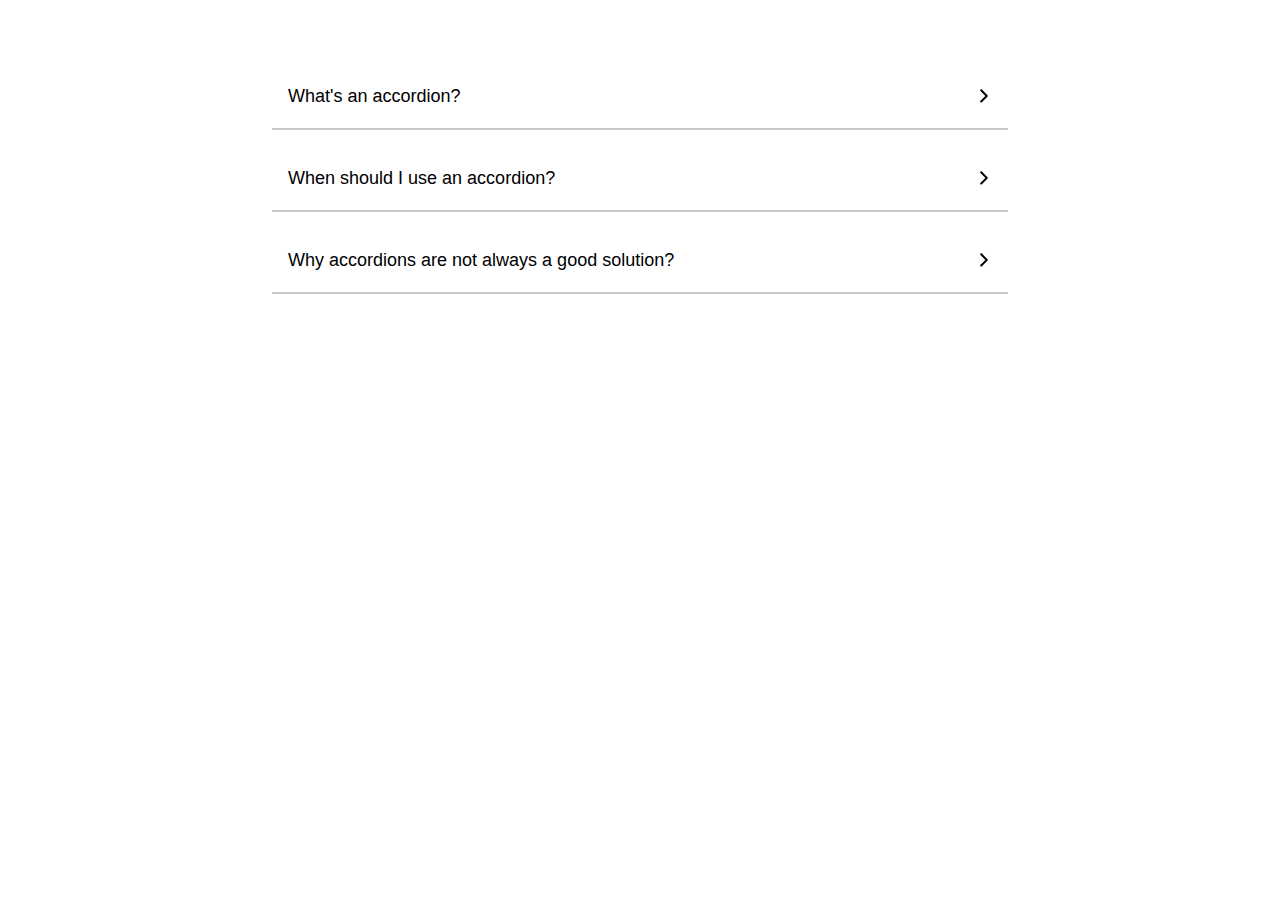
<file: accordion/index.html>
<!DOCTYPE html>
<head>
  <title>Accordion element with plain HTML and CSS – final example</title>
  <meta content="text/html;charset=utf-8" http-equiv="Content-Type" />
  <meta content="utf-8" http-equiv="encoding" />
  <meta name="viewport" content="width=device-width, initial-scale=1" />
  <link rel="stylesheet" href="styles.css" />
</head>
<html>
  <body>
    <details>
      <summary>
        What's an accordion?
        <div class="chevron-icon"></div>
      </summary>
      <div class="content-wrapper">
        <p>
          An accordion is a list of headers that hide or reveal additional
          content when selected/opened. You may see them often on FAQ pages,
          where it makes it easy for users to scan the list of questions without
          getting distracted by answers and a lot of text, and giving them
          control by clicking on the questions that pertain to them.
        </p>
      </div>
    </details>
    <details>
      <summary>
        When should I use an accordion?
        <div class="chevron-icon"></div>
      </summary>
      <div class="content-wrapper">
        <p>
          There are 3 general principles that should be considered when using
          accordions: reducing cognitive load, increasing readability, and
          clarity. Accordions are most appropriate when users will only need a
          few specific pieces of content within a page or if you have only a
          small space to display a lot of content.
        </p>
      </div>
    </details>
    <details>
      <summary>
        Why accordions are not always a good solution?
        <div class="chevron-icon"></div>
      </summary>
      <div class="content-wrapper">
        <p>
          While they can make a web page easier to read, accordions should be
          used in moderation elements to describe situations or deliver
          information clearly. If users need to see most or all of the
          information on a page, it is better to use well-formatted text
          instead.
        </p>
      </div>
    </details>
  </body>
</html>
</file>
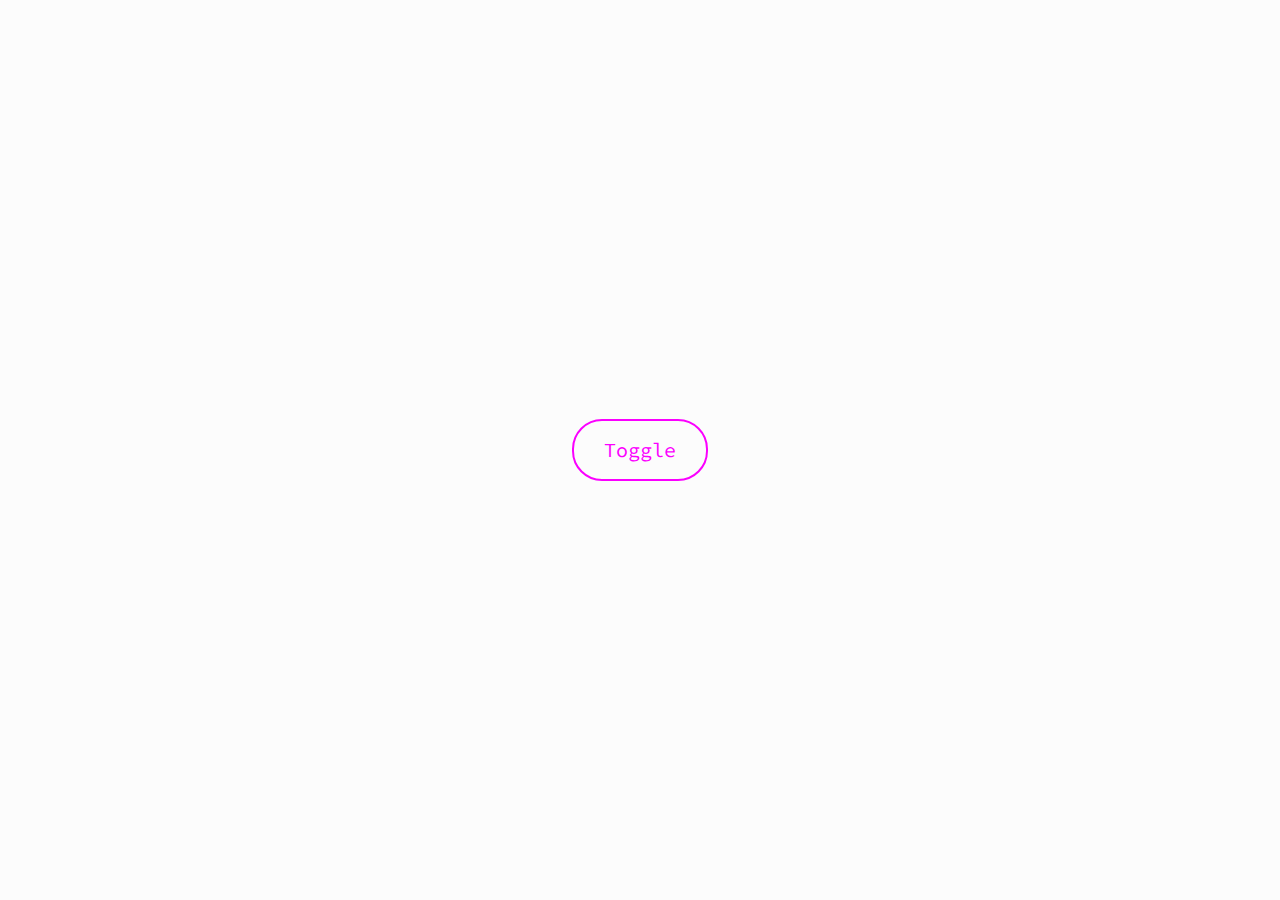
<file: dark-mode-toggle/index.html>
<!DOCTYPE html>
<head>
  <title>Dark Mode Toggle with CSS and JS</title>
  <meta content="text/html;charset=utf-8" http-equiv="Content-Type">
  <meta content="utf-8" http-equiv="encoding">
  <meta name="viewport" content="width=device-width, initial-scale=1">
  <link rel="preconnect" href="https://fonts.gstatic.com">
  <link href="https://fonts.googleapis.com/css2?family=Source+Code+Pro&display=swap" rel="stylesheet">
  <link rel="stylesheet" href="styles.css" />
  <script type="text/javascript" async defer src="main.js"></script>
</head>
<html>
  <body>
    <button class="toggle">Toggle</button>
  </body>
</html>
</file>
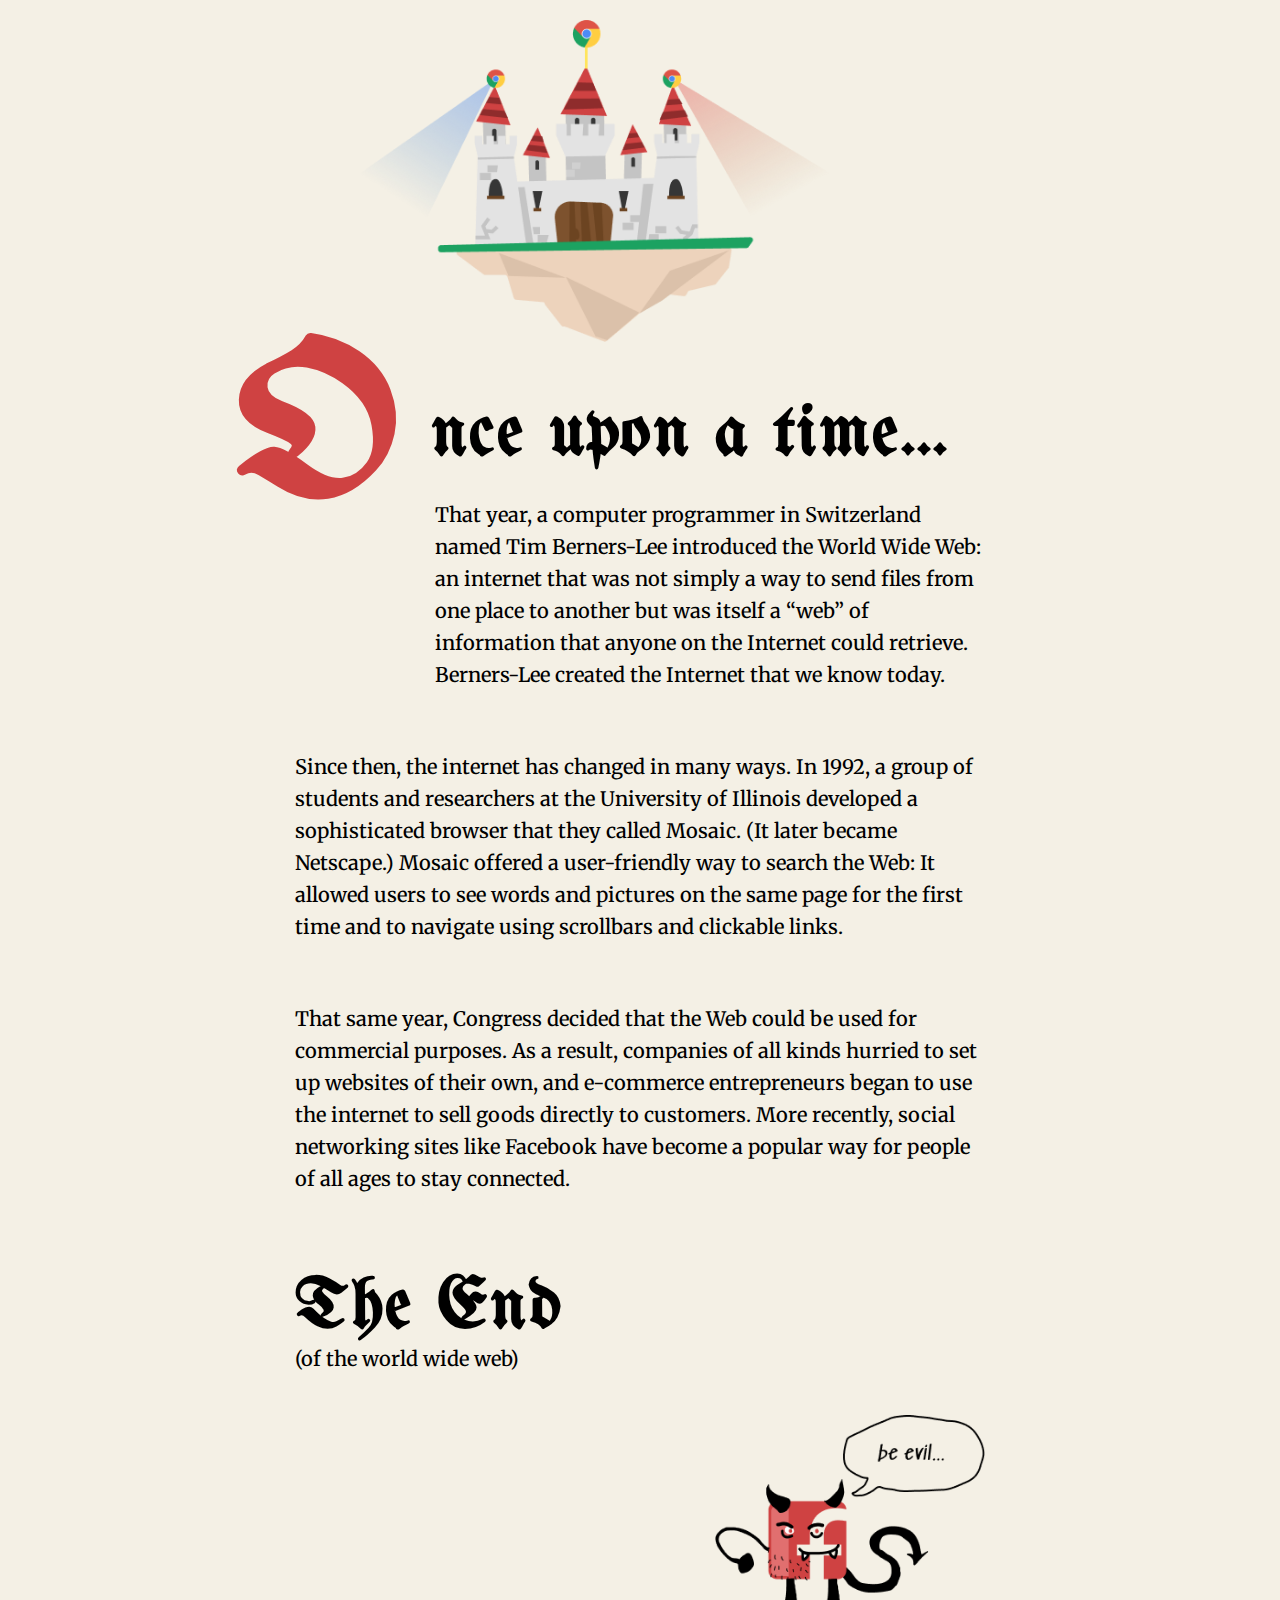
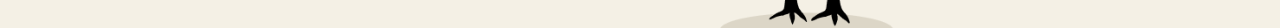
<file: first-letter-selector/index.html>
<!DOCTYPE html>
<head>
  <title>First Letter Selector - Fairy Tale</title>
  <meta content="text/html;charset=utf-8" http-equiv="Content-Type" />
  <meta content="utf-8" http-equiv="encoding" />
  <meta name="viewport" content="width=device-width, initial-scale=1" />
  <link rel="stylesheet" href="styles.css" />
</head>
<html>
  <body>
    <section class="wrapper">
      <img
        class="floating-castle"
        src="./floating-castle.png"
        alt="floating castle with google logos on the towers"
      />
      <h1 class="headline">Once upon a time...</h1>
      <p class="paragraph">
        That year, a computer programmer in Switzerland named Tim Berners-Lee
        introduced the World Wide Web: an internet that was not simply a way to
        send files from one place to another but was itself a “web” of
        information that anyone on the Internet could retrieve. Berners-Lee
        created the Internet that we know today.
      </p>
      <p class="paragraph">
        Since then, the internet has changed in many ways. In 1992, a group of
        students and researchers at the University of Illinois developed a
        sophisticated browser that they called Mosaic. (It later became
        Netscape.) Mosaic offered a user-friendly way to search the Web: It
        allowed users to see words and pictures on the same page for the first
        time and to navigate using scrollbars and clickable links.
      </p>
      <p class="paragraph">
        That same year, Congress decided that the Web could be used for
        commercial purposes. As a result, companies of all kinds hurried to set
        up websites of their own, and e-commerce entrepreneurs began to use the
        internet to sell goods directly to customers. More recently, social
        networking sites like Facebook have become a popular way for people of
        all ages to stay connected.
      </p>
      <h2 class="subline">The End</h2>
      <p class="paragraph">(of the world wide web)</p>
      <img
        class="facebook-devil"
        src="./facebook-devil.png"
        alt="facebook devil which says be evil"
      />
    </section>
  </body>
</html>
</file>
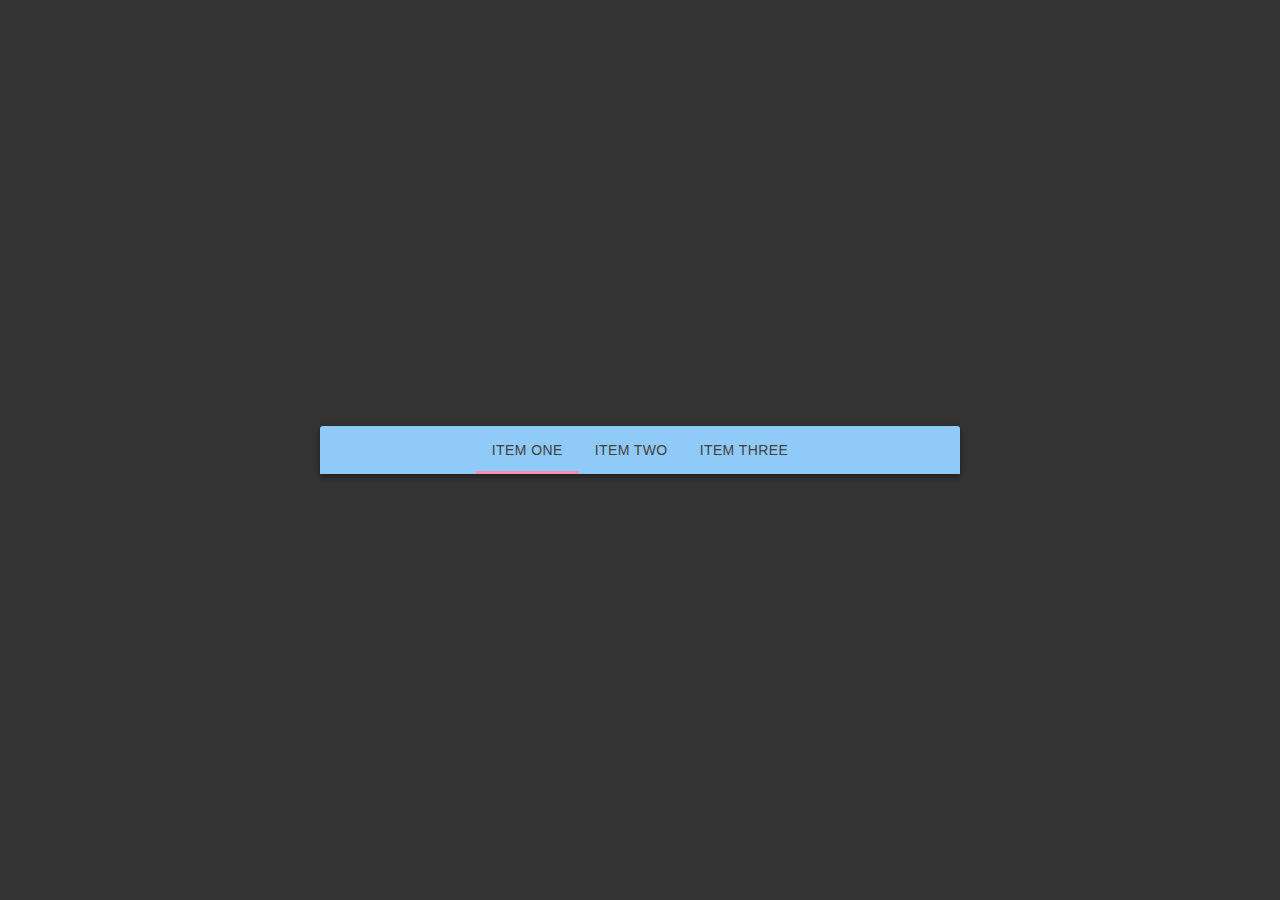
<file: material-design-tab/index.html>
<!DOCTYPE html>
<head>
  <title>Material Design Tab - vanilla JS</title>
  <link rel="stylesheet" href="styles.css" />
  <script type="text/javascript" async defer src="main.js"></script>
</head>
<html>
  <body>
    <nav class="tabs-box">
      <div aria-label="simple tabs example" class="tabs-menu js-tabs-menu" role="tablist">
        <button class="tab-button js-tab-button" type="button" role="tab">
          <span class="tab-button__content">Item One</span>
        </button>
        <button class="tab-button js-tab-button" type="button" role="tab">
          <span class="tab-button__content">Item Two</span>
        </button>
        <button class="tab-button js-tab-button" type="button" role="tab">
          <span class="tab-button__content">Item Three</span>
        </button>
        <span class="tab-indicator js-tab-indicator"></span>
      </div>
    </nav>
  </body>
</html>
</file>
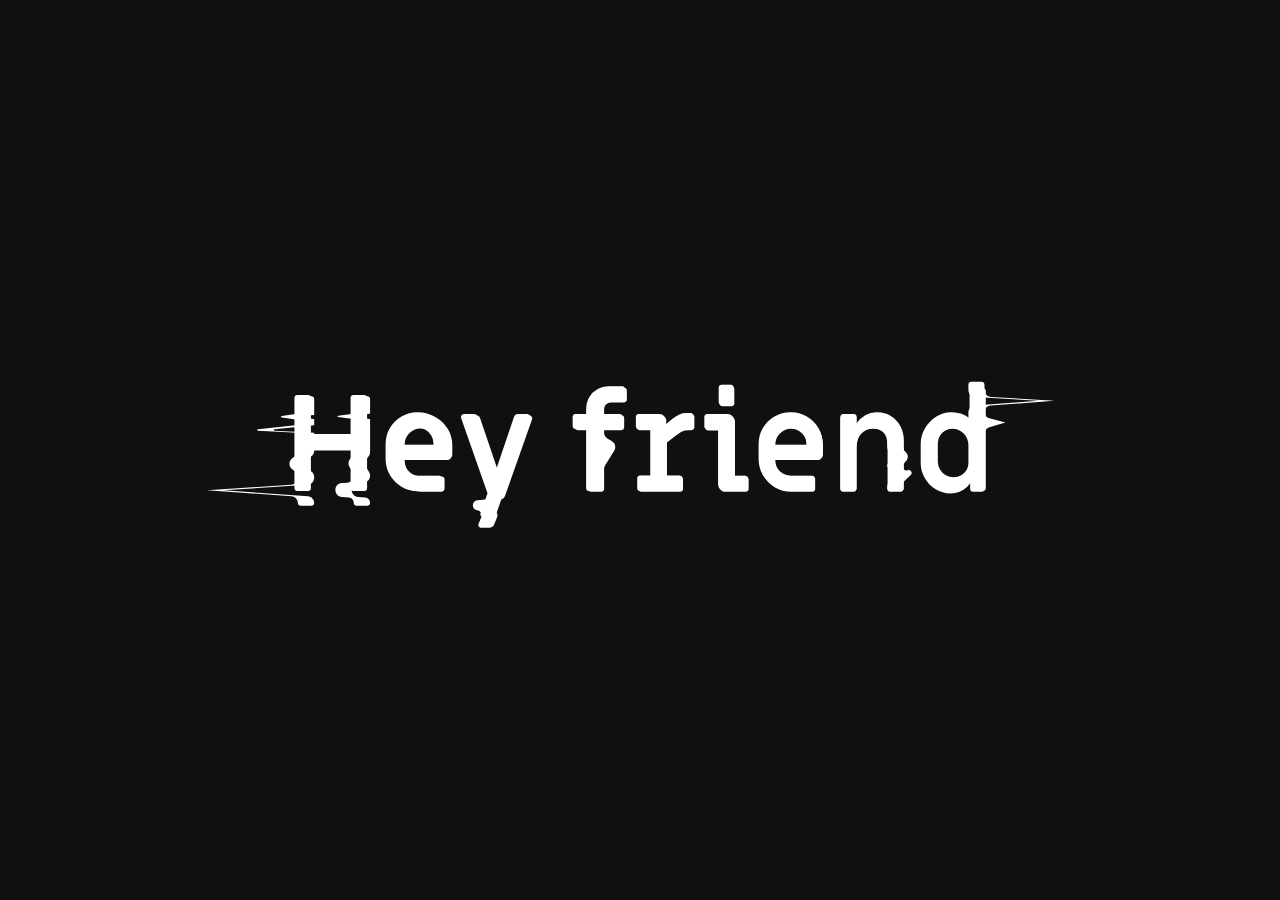
<file: text-glitch-animation/index.html>
<!DOCTYPE html>
<head>
  <title>Text glitch animation</title>
  <meta content="text/html;charset=utf-8" http-equiv="Content-Type" />
  <meta content="utf-8" http-equiv="encoding" />
  <meta name="viewport" content="width=device-width, initial-scale=1" />
  <link rel="stylesheet" href="styles.css" />
</head>
<html>
  <body>
    <h2 class="glitch">
      <span class="glitch__text" data-text="Hey friend"> Hey friend </span>
      <span class="glitch__svg">
        <svg
          role="presentation"
          aria-label="Hey friend"
          class="glitch__svg"
          viewBox="0 0 1212 209"
          fill="currentColor"
          xmlns="http://www.w3.org/2000/svg"
        >
          <path
            d="M134.016 177.35c-1.147 0-2.104-.383-2.869-1.147-.764-.764-1.147-1.719-1.147-2.866 0-5.1-3.947-9.331-9.035-9.686L0 155.224l120.652-7.889c5.259-.344 9.348-4.709 9.348-9.979v-1.132c0-3.148-1.482-6.112-4-8l-4.102-3.077c-5.682-4.261-5.235-12.921.855-16.575l2.392-1.435c3.012-1.808 4.855-5.063 4.855-8.5753V72.812l-57.1929-2.8837c-1.2318-.0621-1.2813-1.8636-.0547-1.9932L130 61.8862v-6.5318a.9997.9997 0 00-.855-.9895l-22.372-3.2687c-1.141-.1666-1.141-1.8123 0-1.979l22.372-3.2686a.9999.9999 0 00.855-.9895v-20.103c0-1.1463.383-2.1016 1.147-2.8659.765-.7642 1.722-1.1463 2.869-1.1463h15.3c1.147 0 2.104.3821 2.869 1.1463.765.7643 1.147 1.7196 1.147 2.8659v21.9882a.9998.9998 0 01-.904.9954l-18.786 1.8137c-1.205.1164-1.205 1.8744 0 1.9908l18.786 1.8137a.9998.9998 0 01.904.9953v7.8704l-56.8362 5.7315c-1.2301.124-1.1848 1.9314.0499 1.9937l56.7863 2.8632v3.5295h56.609V54.3247a.9995.9995 0 00-.872-.9918l-21.421-2.7567c-1.163-.1497-1.163-1.834 0-1.9837l21.421-2.7567a.9994.9994 0 00.872-.9918V24.7561c0-1.1463.383-2.1016 1.148-2.8659.765-.7642 1.721-1.1463 2.869-1.1463h15.299c1.148 0 2.104.3821 2.869 1.1463.765.7643 1.148 1.7196 1.148 2.8659v20.103c0 .4964-.365.9177-.856.9895l-21.453 3.1344c-1.161.1696-1.132 1.8537.034 1.9834l21.385 2.3798c.507.0563.89.4843.89.9938v46.263c0 2.339-.821 4.605-2.318 6.402l-2.902 3.482c-2.835 3.403-3.095 8.264-.639 11.949l4.179 6.268a10.0028 10.0028 0 011.68 5.547v.195c0 5.232-4.034 9.58-9.253 9.971l-7.788.585c-12.336.925-12.336 19.018 0 19.944l9.947.746c4.001.3 7.094 3.633 7.094 7.645 0 1.147-.383 2.102-1.148 2.866-.765.764-1.721 1.147-2.869 1.147h-15.299c-1.148 0-2.104-.383-2.869-1.147-.765-.764-1.148-1.719-1.148-2.866 0-4.012-3.093-7.345-7.093-7.645l-9.947-.746c-12.336-.926-12.336-19.019 0-19.944l7.788-.585c5.218-.391 9.252-4.739 9.252-9.971v-.195c0-1.974-.584-3.904-1.679-5.547l-4.179-6.268c-2.456-3.685-2.197-8.546.639-11.949l2.902-3.482a10.0036 10.0036 0 002.317-6.402v-2.29h-56.609v.2487c0 3.5123-1.843 6.7673-4.855 8.5753l-2.392 1.435c-6.09 3.654-6.537 12.314-.855 16.575l4.102 3.077c2.518 1.888 4 4.852 4 8v1.132c0 5.27-4.089 9.635-9.347 9.979l-120.6528 7.889 120.9648 8.427c5.089.355 9.035 4.586 9.035 9.686 0 1.147-.382 2.102-1.147 2.866-.765.764-1.722 1.147-2.869 1.147h-15.3zM391.998 208.724c-1.402 0-2.486-.574-3.251-1.72-.765-1.019-.892-2.229-.382-3.63l3.928-9.387c1.851-4.425-.992-9.404-5.745-10.058-8.663-1.193-8.297-13.834.421-14.523l14.97-1.182 2.682-7.626-37.485-106.6102c-.255-.7642-.382-1.3374-.382-1.7195 0-1.2737.446-2.2927 1.339-3.0569.892-.8916 2.039-1.3374 3.442-1.3374h13.387c1.275 0 2.423.3821 3.443 1.1463 1.147.7643 1.912 1.7832 2.295 3.0569l25.818 76.2318 25.819-76.2318c.382-1.2737 1.083-2.2926 2.103-3.0569 1.148-.7642 2.359-1.1463 3.634-1.1463h12.431c1.403 0 2.55.4458 3.443 1.3374.892.7642 1.338 1.7832 1.338 3.0569 0 .3821-.127.9553-.382 1.7195L426.357 163.108c-1.097 3.111-3.924 5.283-7.213 5.543l-9.553.754c-8.721.689-9.087 13.335-.421 14.527 4.744.653 7.589 5.617 5.754 10.041l-4.375 10.547c-.51 1.274-1.274 2.293-2.294 3.057-1.02.764-2.232 1.147-3.634 1.147h-12.623zM549.077 157.35c-1.148 0-2.104-.383-2.869-1.147-.765-.764-1.147-1.719-1.147-2.866v-28.745c0-1.875.526-3.711 1.52-5.3l12.895-20.6327c3.036-4.8576 1.379-11.2678-3.631-14.0455l-5.634-3.1237c-3.178-1.7625-5.15-5.1109-5.15-8.7456v-3.4721h-15.109c-1.147 0-2.104-.3822-2.869-1.1464-.765-.7642-1.147-1.7195-1.147-2.8658v-13.374c0-1.1464.382-2.1016 1.147-2.8659.765-.7642 1.722-1.1463 2.869-1.1463h15.109v-6.1138c0-9.935 3.06-17.9594 9.179-24.0732 6.248-6.1138 14.344-9.1707 24.289-9.1707h17.977c1.148 0 2.104.382 2.869 1.1463.765.7642 1.147 1.7195 1.147 2.8659v12.9918c0 1.1464-.382 2.1017-1.147 2.8659-.765.7642-1.721 1.1463-2.869 1.1463h-18.168c-3.188 0-5.738 1.019-7.65 3.0569-1.785 1.9106-2.678 4.5217-2.678 7.8334v7.4512h24.671c1.148 0 2.104.3821 2.869 1.1463.765.7643 1.147 1.7195 1.147 2.8659v13.374c0 1.1463-.382 2.1016-1.147 2.8658-.765.7642-1.721 1.1464-2.869 1.1464H568.01v3.4721a9.9995 9.9995 0 005.151 8.7456l5.634 3.1237c5.009 2.7777 6.666 9.1879 3.63 14.0455L569.53 119.292a10 10 0 00-1.52 5.3v28.745c0 1.147-.382 2.102-1.147 2.866-.765.764-1.721 1.147-2.869 1.147h-14.917zM620.992 157.35c-1.148 0-2.104-.383-2.869-1.147-.765-.764-1.147-1.719-1.147-2.866v-14.138c0-1.146.382-2.101 1.147-2.866.765-.764 1.721-1.146 2.869-1.146h14.535V69.4634h-16.448c-1.147 0-2.103-.3821-2.868-1.1463-.765-.7643-1.148-1.7195-1.148-2.8659v-13.565c0-1.1464.383-2.1016 1.148-2.8659.765-.7642 1.721-1.1463 2.868-1.1463h29.644c2.295 0 4.207.8279 5.737 2.4837 1.658 1.5285 2.486 3.439 2.486 5.7317v6.8781l10.328-8.2155c3.825-3.0569 7.14-5.1585 9.945-6.3049 2.804-1.2737 6.119-1.9105 9.944-1.9105h5.929c1.148 0 2.104.3821 2.869 1.1463.765.7643 1.147 1.7195 1.147 2.8659v14.7114c0 1.1463-.382 2.1016-1.147 2.8658-.765.7642-1.721 1.1464-2.869 1.1464h-4.972c-3.315 0-6.184.5731-8.607 1.7195-2.422 1.1463-6.119 3.6937-11.092 7.6422l-10.518 8.4065v48.1464h18.933c1.148 0 2.104.382 2.869 1.146.765.765 1.147 1.72 1.147 2.866v14.138c0 1.147-.382 2.102-1.147 2.866-.765.764-1.721 1.147-2.869 1.147h-55.844zM737.203 35.0732c-1.148 0-2.104-.3821-2.869-1.1464-.765-.7642-1.147-1.7195-1.147-2.8658V10.2358c0-1.1464.382-2.1016 1.147-2.8659.765-.7642 1.721-1.1463 2.869-1.1463h13.005c1.147 0 2.104.3821 2.869 1.1463.765.7642 1.147 1.7195 1.147 2.8659V31.061c0 1.1463-.382 2.1016-1.147 2.8658-.765.7643-1.722 1.1464-2.869 1.1464h-13.005zm4.59 122.2768c-2.678 0-4.973-.892-6.885-2.675-1.785-1.911-2.677-4.203-2.677-6.878V69.6545H716.74c-1.148 0-2.104-.3821-2.869-1.1464-.765-.7642-1.148-1.7195-1.148-2.8658V51.8862c0-1.1464.383-2.1016 1.148-2.8659.765-.7642 1.721-1.1463 2.869-1.1463h28.878c2.677 0 4.909.9553 6.694 2.8658 1.912 1.7832 2.868 4.0122 2.868 6.687v78.1422h15.491c1.148 0 2.104.382 2.869 1.146.765.765 1.148 1.72 1.148 2.866v13.756c0 1.147-.383 2.102-1.148 2.866-.765.764-1.721 1.147-2.869 1.147h-28.878zM835.45 157.35c-8.287 0-15.937-2.038-22.949-6.114-6.885-4.076-12.368-9.617-16.448-16.622-4.08-7.006-6.12-14.648-6.12-22.927V91.0528c0-8.2791 2.04-15.9214 6.12-22.9268s9.563-12.5461 16.448-16.6219c7.012-4.0759 14.662-6.1139 22.949-6.1139 8.288 0 15.874 2.038 22.759 6.1139 7.012 4.0758 12.558 9.6165 16.638 16.6219 4.08 7.0054 6.12 14.6477 6.12 22.9268v12.8012c0 2.292-.829 4.267-2.486 5.922-1.53 1.529-3.443 2.293-5.737 2.293h-59.861v.955c0 6.242 2.168 11.591 6.503 16.049 4.462 4.331 9.817 6.496 16.064 6.496h30.409c1.147 0 2.103.382 2.868 1.146.765.765 1.148 1.72 1.148 2.866v13.756c0 1.147-.383 2.102-1.148 2.866-.765.764-1.721 1.147-2.868 1.147H835.45zm22.568-65.915v-1.7195c0-6.2412-2.232-11.5272-6.694-15.8578-4.335-4.458-9.626-6.687-15.874-6.687-6.247 0-11.602 2.229-16.064 6.687-4.335 4.3306-6.503 9.6166-6.503 15.8578v1.7195h45.135zM909.838 157.35c-1.147 0-2.104-.383-2.869-1.147-.765-.764-1.147-1.719-1.147-2.866V51.8862c0-1.1464.382-2.1016 1.147-2.8659.765-.7642 1.722-1.1463 2.869-1.1463h14.917c1.148 0 2.104.3821 2.869 1.1463.765.7643 1.148 1.7195 1.148 2.8659v8.9797c3.57-4.8402 7.777-8.5976 12.622-11.2724 4.972-2.8022 10.391-4.2033 16.256-4.2033 7.267 0 13.77 1.7196 19.507 5.1586 5.865 3.439 10.455 8.2154 13.77 14.3293 3.315 6.1138 4.972 12.9918 4.972 20.6341v8.0544a8.6475 8.6475 0 003.247 6.7534c3.734 2.985 4.334 8.427 1.354 12.157l-3.335 4.165a5.7756 5.7756 0 00-1.266 3.607v2.381c0 3.087 3.192 5.141 6.001 3.862 4.39-1.997 8.18 3.706 4.64 6.978l-8.668 8.013a6.143 6.143 0 00-1.973 4.511v7.343c0 1.147-.382 2.102-1.147 2.866-.765.764-1.721 1.147-2.869 1.147h-14.917c-1.148 0-2.104-.383-2.869-1.147-.765-.764-1.147-1.719-1.147-2.866v-3.085c0-2.264.877-4.439 2.447-6.07l10.666-11.076c3.987-4.14-.449-10.802-5.807-8.721l-.541.21c-3.256 1.265-6.765-1.137-6.765-4.629 0-1.128.384-2.222 1.088-3.103l3.509-4.386c2.984-3.73 2.379-9.172-1.351-12.157a8.6467 8.6467 0 01-3.246-6.7534v-5.1885c0-6.7507-1.721-11.9093-5.164-15.4756-3.442-3.6938-8.287-5.5407-14.535-5.5407-7.522 0-13.515 2.4837-17.977 7.4512-4.335 4.8401-6.502 11.5271-6.502 20.061v58.463c0 1.147-.383 2.102-1.148 2.866-.765.764-1.721 1.147-2.869 1.147h-14.917zM1063.04 159.833c-7.39 0-14.34-1.974-20.85-5.922-6.5-4.076-11.73-9.49-15.68-16.24-3.82-6.751-5.73-14.011-5.73-21.781V89.3333c0-7.7696 1.91-15.0298 5.73-21.7805 3.83-6.7506 8.99-12.1002 15.49-16.0487 6.51-4.0759 13.58-6.1139 21.23-6.1139 4.85 0 9.5.7643 13.96 2.2927 4.59 1.5285 8.55 3.6938 11.86 6.496V44.0017c0-5.2327 4.03-9.5807 9.25-9.972l90.75-6.8061-90.6-5.436c-5.28-.3168-9.4-4.6918-9.4-9.982V4.0122c0-1.1463.38-2.1016 1.15-2.8659.76-.7642 1.72-1.1463 2.87-1.1463h14.91c1.15 0 2.11.3821 2.87 1.1463.77.7643 1.15 1.7196 1.15 2.8659v7.7934c0 5.2902 4.12 9.6652 9.4 9.982l90.6 5.436-91.41 6.8556c-4.84.3634-8.59 4.4009-8.59 9.2601 0 4.2421 2.87 7.9449 6.98 8.9963l23.02 5.888-22.91 6.9797c-4.21 1.2823-7.09 5.1656-7.09 9.5661v78.5676c0 1.147-.38 2.102-1.15 2.866-.76.764-1.72 1.147-2.87 1.147h-12.43c-1.14 0-2.1-.383-2.87-1.147-.76-.764-1.14-1.719-1.14-2.866v-9.17c-3.45 5.222-7.59 9.17-12.43 11.845-4.85 2.548-10.2 3.821-16.07 3.821zm3.25-21.971c6.25 0 11.6-2.166 16.07-6.496 4.46-4.458 6.69-8.808 6.69-15.049v27.907-53.3175c0-6.2412-2.23-12.5271-6.69-16.8577-4.47-4.458-9.82-6.687-16.07-6.687s-11.6 2.229-16.06 6.687c-4.34 4.3306-6.51 9.6165-6.51 15.8577v25.4105c0 6.241 2.17 11.591 6.51 16.049 4.46 4.33 9.81 6.496 16.06 6.496zM305.35 157.183c-8.287 0-15.937-2.038-22.949-6.114-6.885-4.076-12.368-9.616-16.448-16.622-4.08-7.005-6.12-14.648-6.12-22.927V90.8862c0-8.2792 2.04-15.9214 6.12-22.9268 4.08-7.0055 9.563-12.5461 16.448-16.622 7.012-4.0759 14.662-6.1138 22.949-6.1138 8.288 0 15.874 2.0379 22.759 6.1138 7.012 4.0759 12.558 9.6165 16.638 16.622 4.08 7.0054 6.12 14.6476 6.12 22.9268v12.8008c0 2.293-.829 4.267-2.486 5.923-1.53 1.528-3.443 2.292-5.738 2.292h-59.86v.956c0 6.241 2.168 11.591 6.502 16.049 4.463 4.33 9.818 6.495 16.065 6.495h30.409c1.147 0 2.103.383 2.868 1.147.765.764 1.148 1.719 1.148 2.866v13.756c0 1.146-.383 2.101-1.148 2.866-.765.764-1.721 1.146-2.868 1.146H305.35zm22.567-65.9147v-1.7195c0-6.2412-2.231-11.5271-6.693-15.8577-4.335-4.458-9.626-6.687-15.874-6.687-6.247 0-11.602 2.229-16.065 6.687-4.334 4.3306-6.502 9.6165-6.502 15.8577v1.7195h45.134z"
          />
        </svg>
      </span>
    </h2>
  </body>
</html>
</file>
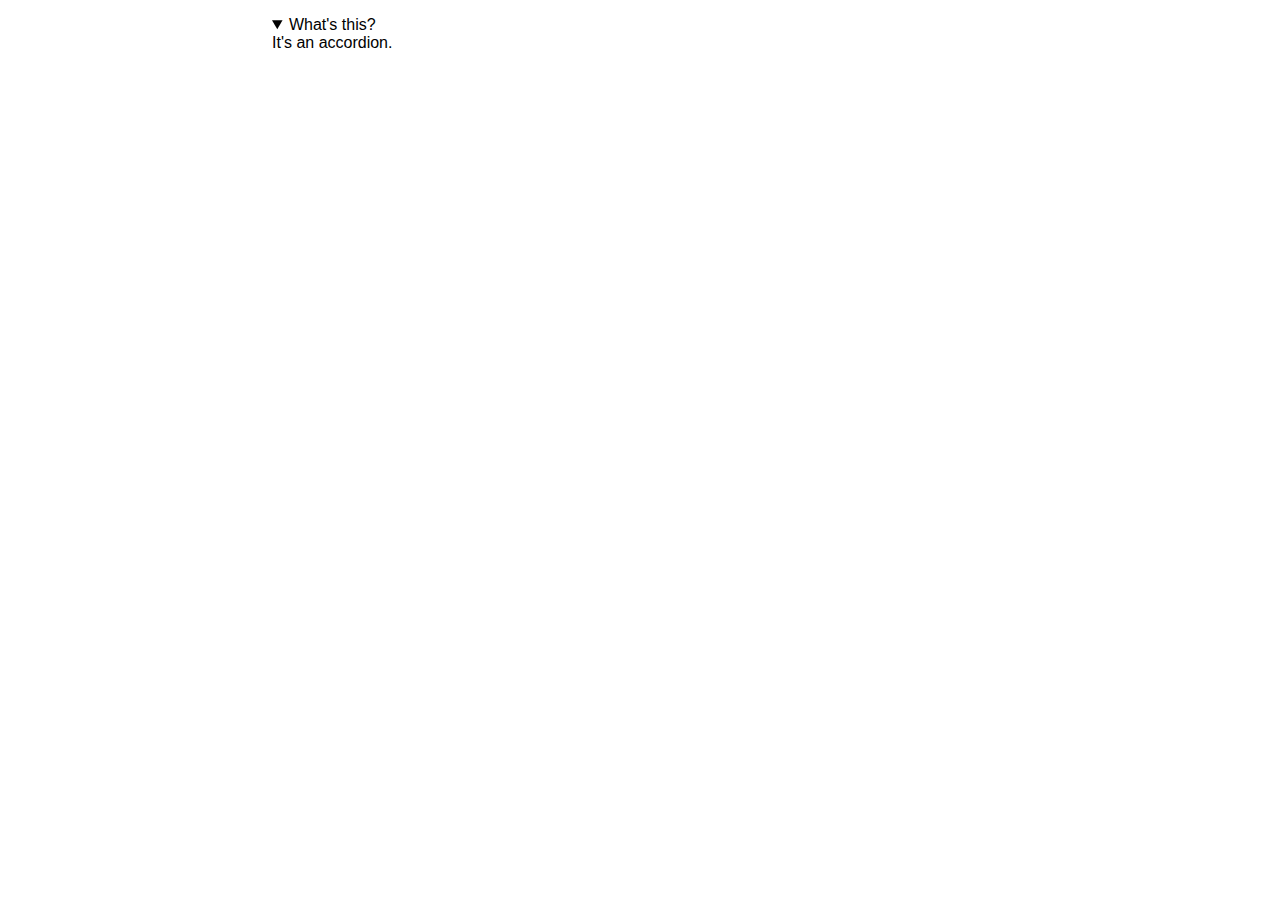
<file: accordion/second-example/index.html>
<!DOCTYPE html>
<head>
  <title>Accordion element with plain HTML and CSS – second example</title>
  <meta content="text/html;charset=utf-8" http-equiv="Content-Type" />
  <meta content="utf-8" http-equiv="encoding" />
  <meta name="viewport" content="width=device-width, initial-scale=1" />
  <link rel="stylesheet" href="styles.css" />
</head>
<html>
  <body>
    <details open>
      <summary>What's this?</summary>
      It's an accordion.
    </details>
  </body>
</html>
</file>
<file: accordion/styles.css>
:root {
  --gray-300: rgb(200, 200, 200);
  --grey-700: rgb(88, 88, 88);
  --gray-900: rgb(26, 26, 26);
}

:focus {
  outline: 0;
}

:focus:not([tabindex='-1']) {
  outline: 4px solid var(--grey-700);
  outline-offset: 3px;
}

body {
  font-family: Sans-Serif;
  margin-top: 4rem;
}

details {
  max-width: 46rem;
  margin: 0 auto;
}

details + details {
  margin-top: 1rem;
}

details {
  border-bottom: 2px solid var(--gray-300);
}

.chevron-icon {
  height: 48px;
  width: 48px;
  background-image: url("[data-uri]");
  background-position: center;
  background-repeat: no-repeat;
  transition: transform 150ms ease-in;
}

/* Access the active state with the open attribute */
details[open] .chevron-icon {
  transform: rotate(90deg);
}

.content-wrapper {
  padding: 1rem;
}

p {
  width: 65ch;
  max-width: 100%;;
  line-height: 1.5;
}

/* Get rid of the marker pseudo-element from all browser for good */
details > summary {
  display: flex;
  align-items: center;
  justify-content: space-between;
  font-size: 1.125rem;
  color: var(--grey-900);
  padding: 0.5rem 0 0.5rem 1rem;
  cursor: pointer;
  list-style: none;
}

details > summary::-webkit-details-marker {
  display: none;
}
</file>
<file: dark-mode-toggle/styles.css>
html {
  --background-color: #fcfcfc;
  --primary-color: #fb00ff;
}

html[data-dark="true"] {
  --background-color: #0f0f0f;
}

body {
  width: 100vw;
  height: 100vh;
  display: flex;
  justify-content: center;
  align-items: center;
  margin: 0;
  background-color: var(--background-color);
}

.toggle {
  font-family: "Source Code Pro", monospace;
  font-size: 20px;
  line-height: 1.3;
  color: var(--primary-color);
  border: 2px solid var(--primary-color);
  background: none;
  padding: 16px 30px;
  cursor: pointer;
  border-radius: 30px;
  transition: 200ms transform ease-in-out;
}

.toggle:hover {
  transform: scale(0.95);
}
</file>
<file: first-letter-selector/styles.css>
@import url("https://fonts.googleapis.com/css2?family=Quintessential&family=UnifrakturMaguntia&family=Merriweather:wght@300&display=swap");

:root {
  --accent-color: #cf4242;
  --background-color: #f4f0e5;
  --base-font-size: 20px;
  --headline-font: "UnifrakturMaguntia", cursive;
  --copy-font: "Merriweather", serif;
}

body {
  display: flex;
  align-items: center;
  justify-content: center;
  margin: 0;
  padding: 0;
  background-color: var(--background-color);
}

.wrapper {
  display: grid;
  grid-template-columns: repeat(12, minmax(10px, 1fr));
  column-gap: 10px;
  padding-top: 20px;
}

.floating-castle {
  grid-column: 1 / -1;
  width: 100%;
}

.facebook-devil {
  grid-column: 6 / 12;
  width: 100%;
}

.headline,
.subline {
  font-size: 32px;
  font-family: var(--headline-font);
  margin-bottom: 0;
  padding: 0;
  grid-column: 2 / 12;
  line-height: 1;
  letter-spacing: 0.03em;
}

.subline {
  grid-column: 2 / 12;
}

.headline::first-letter {
  font-size: 80px;
  margin-right: 4px;
  color: var(--accent-color);
  vertical-align: middle;
}

.paragraph {
  font-size: var(--base-font-size);
  font-family: var(--copy-font);
  line-height: 1.6;
  font-weight: 500;
  margin-bottom: 40px;
  grid-column: 2 / 12;
}

/* desktop */
@media (min-width: 992px) {
  .wrapper {
    grid-template-columns: repeat(12, 60px);
  }

  .floating-castle {
    grid-column: 1 / 12;
  }

  .headline,
  .subline {
    font-size: 72px;
    line-height: 0.4;
  }

  .headline {
    grid-column: 1 / 12;
  }

  .headline::first-letter {
    font-size: 220px;
    margin-right: 18px;
    padding: 0 10px;
  }

  p:first-of-type {
    grid-column: 4 / 12;
  }

  .facebook-devil {
    grid-column: 8 / 12;
  }
}
</file>
<file: material-design-tab/styles.css>
:root {
  --primary-color: #90caf9;
  --accent-color: #f48fb1;
  
  --grey-700-color: #423f3f;
  --grey-900-color: #333333;
  
  --base-spacing: 8px;
  --font-m: 14px;
  
  --shadow-small: 0px 2px 4px -1px rgb(0 0 0 / 20%), 0px 4px 5px 0px rgb(0 0 0 / 14%), 0px 1px 10px 0px rgb(0 0 0 / 12%);
}

body {
  display: flex;
  align-items: center;
  justify-content: center;
  height: 100vh;
  margin: 0;
  padding: 0;
  background-color: var(--grey-900-color);
}

.tabs-box {
  display: flex;
  justify-content: center;
  max-width: 640px;
  height: 48px;
  width: 100%;
  background-color: var(--primary-color);
  box-shadow: var(--shadow-small);
  border-top-left-radius: 3px;
  border-top-right-radius: 3px;
}

.tabs-menu {
  display: flex;
  justify-content: center;
  position: relative;
}

.tab-button {
  display: flex;
  justify-content: center;
  align-items: center;
  border: none;
  position: relative;
  overflow: hidden;
  font-weight: 500;
  font-size: var(--font-m);
  color: var(--grey-700-color);
  text-transform: uppercase;
  letter-spacing: 0.02857em;
  white-space: normal;
  letter-spacing: 0.02857em;
  background-color: transparent;
  padding: var(--base-spacing) calc(var(--base-spacing) * 2);
  cursor: pointer;
  transition: color 250ms ease-in;
}

.tab-button .active {
  color: var(--grey-700);
}

.tab-button__content {
  display: block;
  pointer-events: none;
}

.tab-button:hover,
.tab-button:focus {
  outline: none;
  color: var(--grey-700)
}

.tab-indicator {
  background-color: var(--accent-color);
  height: 3px;
  position: absolute;
  left: 0;
  bottom: 0;
  transition: left 250ms ease-in-out, width 650ms ease-in-out;
}

.tab-button__ripple {
  position: absolute;
  background-color: black;
  transform: translate(-50%, -50%);
  border-radius: 50%;
  animation: ripple 1000ms linear infinite;
  pointer-events: none;
}

.focus::after {
  content: '';
  position: absolute;
  background-color: black;
  opacity: .2;
  border-radius: 50%;
  width: 80%;
  height: auto;
  padding-top: 80%;
  background: black;
  transition: transform 300ms ease-in-out;
  transform: scale(0);
  animation: focusRipple 300ms linear infinite, focusPulse 1700ms linear 300ms infinite;
}

@keyframes ripple {
  0% {
    width: 0;
    height: 0;
    opacity: .4;
  }
  
  100% {
    width: 500px;
    height: 500px;
    opacity: 0;
  }
}

@keyframes focusRipple {
  0% {
    transform: scale(0);
  }
  
  100% {
    transform: scale(1);
  }
}

@keyframes focusPulse {
  0%, 100% {
    transform: scale(1);
  }
  50% {
    transform: scale(1.1);
  }
}
</file>
<file: text-glitch-animation/styles.css>
@import url("https://fonts.googleapis.com/css2?family=Miriam+Libre:wght@700&display=swap");

:root {
  --grey-900: #101010;
  font-size: calc(1rem + 0.5vw);
}

*,
::after,
::before {
  font-family: inherit;
  font-size: inherit;
  color: inherit;
  margin: 0;
  padding: 0;
  box-sizing: border-box;
}

body {
  display: flex;
  align-items: center;
  justify-content: center;
  height: 100vh;
  background-color: var(--grey-900);
  font-family: "Miriam Libre", sans-serif;
  color: white;
  line-height: 1.5;
}

h2 {
  position: relative;
  font-size: 3rem;
}

.glitch__text::before {
  content: attr(data-text);
  position: absolute;
  width: 100%;
  left: -2px;
  text-shadow: 2px 0 blue;
  top: 0;
  color: white;
  background: var(--grey-900);
  overflow: hidden;
  clip: rect(0, 900px, 0, 0);
  animation: blue-glitch 3s infinite linear alternate-reverse;
  animation-delay: 4s;
}

.glitch__text::after {
  content: attr(data-text);
  position: absolute;
  left: 1px;
  width: 100%;
  text-shadow: -1px 0 red;
  top: 0;
  color: white;
  background: var(--grey-900);
  overflow: hidden;
  clip: rect(0, 900px, 0, 0);
  animation: red-glitch 4s infinite linear alternate-reverse;
}

.glitch__svg {
  position: absolute;
  width: calc(100% + 1.5rem);
  height: 100%;
  top: 0.1rem;
  left: -0.9rem;
  z-index: -1;
  animation: svg-glitch 2s infinite linear alternate-reverse;
}

svg {
  width: 100%;
  height: 100%;
}

@media (min-width: 960px) {
  h2 {
    font-size: 6rem;
  }

  .glitch__svg {
    width: calc(100% + 3rem);
    left: -1.7rem;
  }
}

/* interesting part */
@media screen and (prefers-reduced-motion: reduce) {
  .glitch__svg {
    animation: none;
  }

  .glitch__text {
    visibility: hidden;
  }

  .glitch__text::after,
  .glitch__text::before {
    animation: none;
    content: "";
  }
}

@keyframes blue-glitch {
  0% {
    clip: rect(194px, 1000px, 178px, 0);
  }
  5% {
    clip: rect(482px, 1000px, 183px, 0);
  }
  10% {
    clip: rect(279px, 1000px, 76px, 0);
  }
  15% {
    clip: rect(451px, 1000px, 413px, 0);
  }
  20% {
    clip: rect(356px, 1000px, 81px, 0);
  }
  25% {
    clip: rect(467px, 1000px, 330px, 0);
  }
  30% {
    clip: rect(406px, 1000px, 322px, 0);
  }
  35% {
    clip: rect(98px, 1000px, 85px, 0);
  }
  40% {
    clip: rect(13px, 1000px, 46px, 0);
  }
  45% {
    clip: rect(184px, 1000px, 311px, 0);
  }
  50% {
    clip: rect(30px, 1000px, 212px, 0);
  }
  55% {
    clip: rect(440px, 1000px, 236px, 0);
  }
  60% {
    clip: rect(271px, 1000px, 132px, 0);
  }
  65% {
    clip: rect(484px, 1000px, 60px, 0);
  }
  70% {
    clip: rect(34px, 1000px, 405px, 0);
  }
  75% {
    clip: rect(361px, 1000px, 403px, 0);
  }
  80% {
    clip: rect(216px, 1000px, 275px, 0);
  }
  85% {
    clip: rect(379px, 1000px, 463px, 0);
  }
  90% {
    clip: rect(491px, 1000px, 438px, 0);
  }
  95% {
    clip: rect(140px, 1000px, 168px, 0);
  }
  100% {
    clip: rect(131px, 1000px, 256px, 0);
  }
}

@keyframes red-glitch {
  0% {
    clip: rect(97px, 1000px, 47px, 0);
  }
  5% {
    clip: rect(37px, 1000px, 98px, 0);
  }
  10% {
    clip: rect(40px, 1000px, 16px, 0);
  }
  15% {
    clip: rect(29px, 1000px, 32px, 0);
  }
  20% {
    clip: rect(10px, 1000px, 61px, 0);
  }
  25% {
    clip: rect(60px, 1000px, 23px, 0);
  }
  30% {
    clip: rect(29px, 1000px, 22px, 0);
  }
  35% {
    clip: rect(18px, 1000px, 79px, 0);
  }
  40% {
    clip: rect(60px, 1000px, 98px, 0);
  }
  45% {
    clip: rect(46px, 1000px, 55px, 0);
  }
  50% {
    clip: rect(3px, 1000px, 85px, 0);
  }
  55% {
    clip: rect(55px, 1000px, 92px, 0);
  }
  60% {
    clip: rect(12px, 1000px, 18px, 0);
  }
  65% {
    clip: rect(54px, 1000px, 96px, 0);
  }
  70% {
    clip: rect(95px, 1000px, 68px, 0);
  }
  75% {
    clip: rect(96px, 1000px, 96px, 0);
  }
  80% {
    clip: rect(44px, 1000px, 83px, 0);
  }
  85% {
    clip: rect(87px, 1000px, 57px, 0);
  }
  90% {
    clip: rect(31px, 1000px, 29px, 0);
  }
  95% {
    clip: rect(27px, 1000px, 46px, 0);
  }
  100% {
    clip: rect(28px, 1000px, 24px, 0);
  }
}

@keyframes svg-glitch {
  0% {
    clip: rect(214px, 3222px, 72px, 100px);
  }
  10% {
    clip: rect(207px, 3222px, 176px, 100px);
  }
  20% {
    clip: rect(42px, 3222px, 118px, 100px);
  }
  30% {
    clip: rect(376px, 3222px, 162px, 100px);
  }
  40% {
    clip: rect(51px, 3222px, 94px, 100px);
  }
  50% {
    clip: rect(244px, 3222px, 191px, 100px);
  }
  60% {
    clip: rect(248px, 3222px, 94px, 100px);
  }
  70% {
    clip: rect(211px, 3222px, 176px, 100px);
  }
  80% {
    clip: rect(110px, 3222px, 198px, 100px);
  }
  90% {
    clip: rect(340px, 3222px, 173px, 100px);
  }
  100% {
    clip: rect(16px, 3222px, 45px, 100px);
  }
}
</file>
<file: accordion/second-example/styles.css>
body {
  font-family: Sans-Serif;
  margin-top: 1rem;
}
    
details {
  max-width: 46rem;
  margin: 0 auto;
}
</file>
